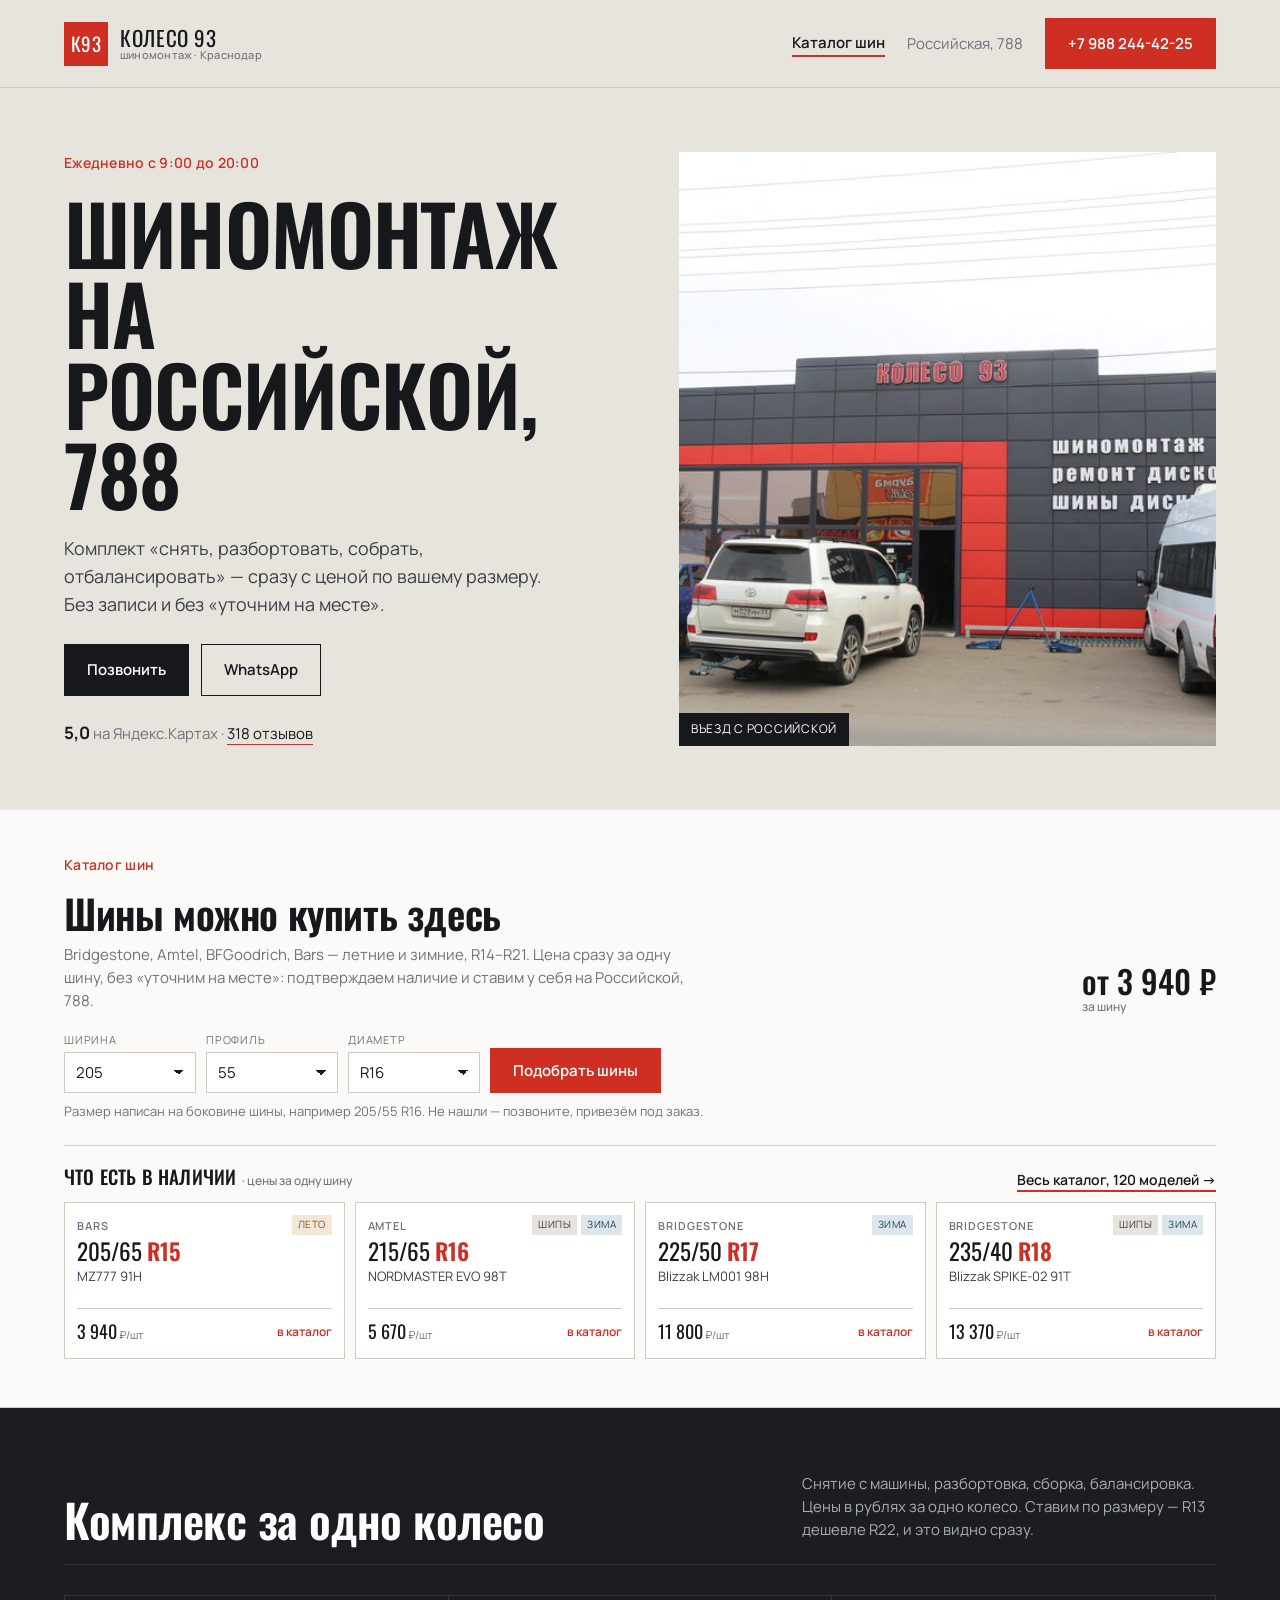
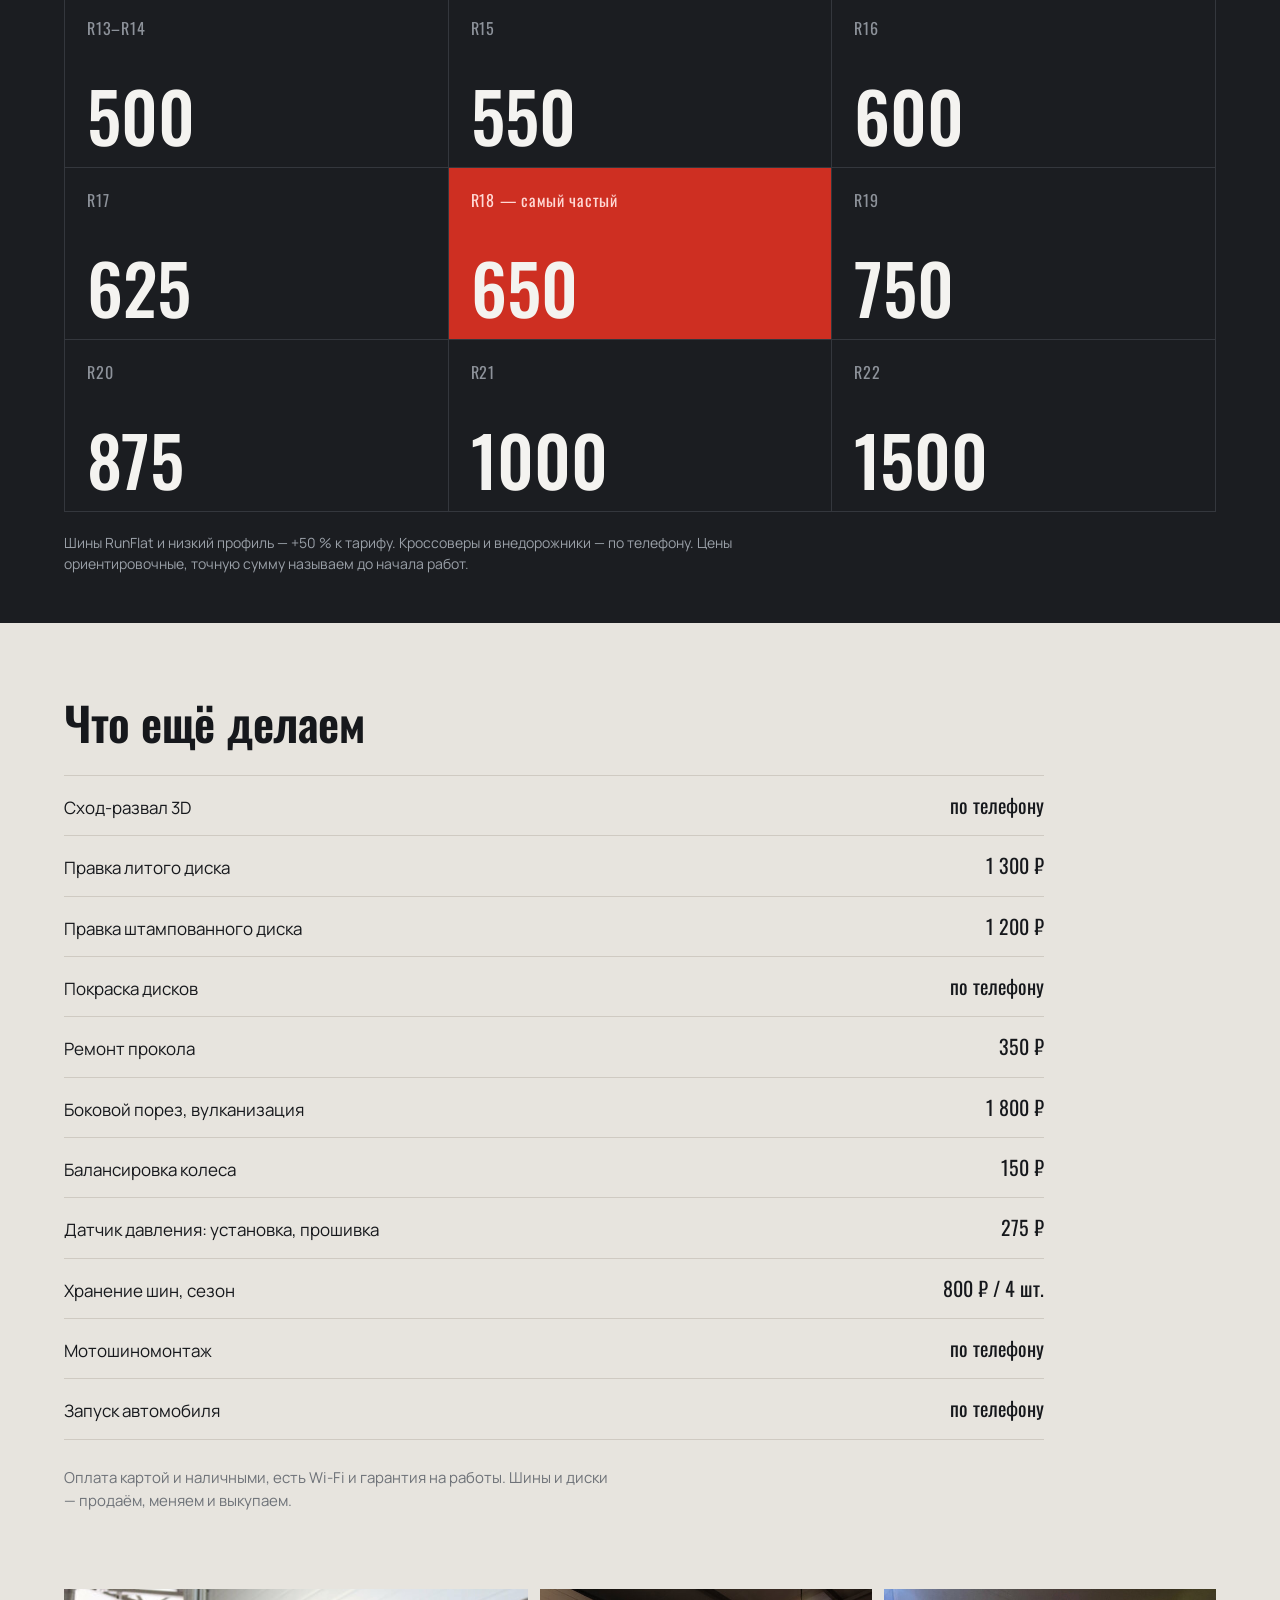
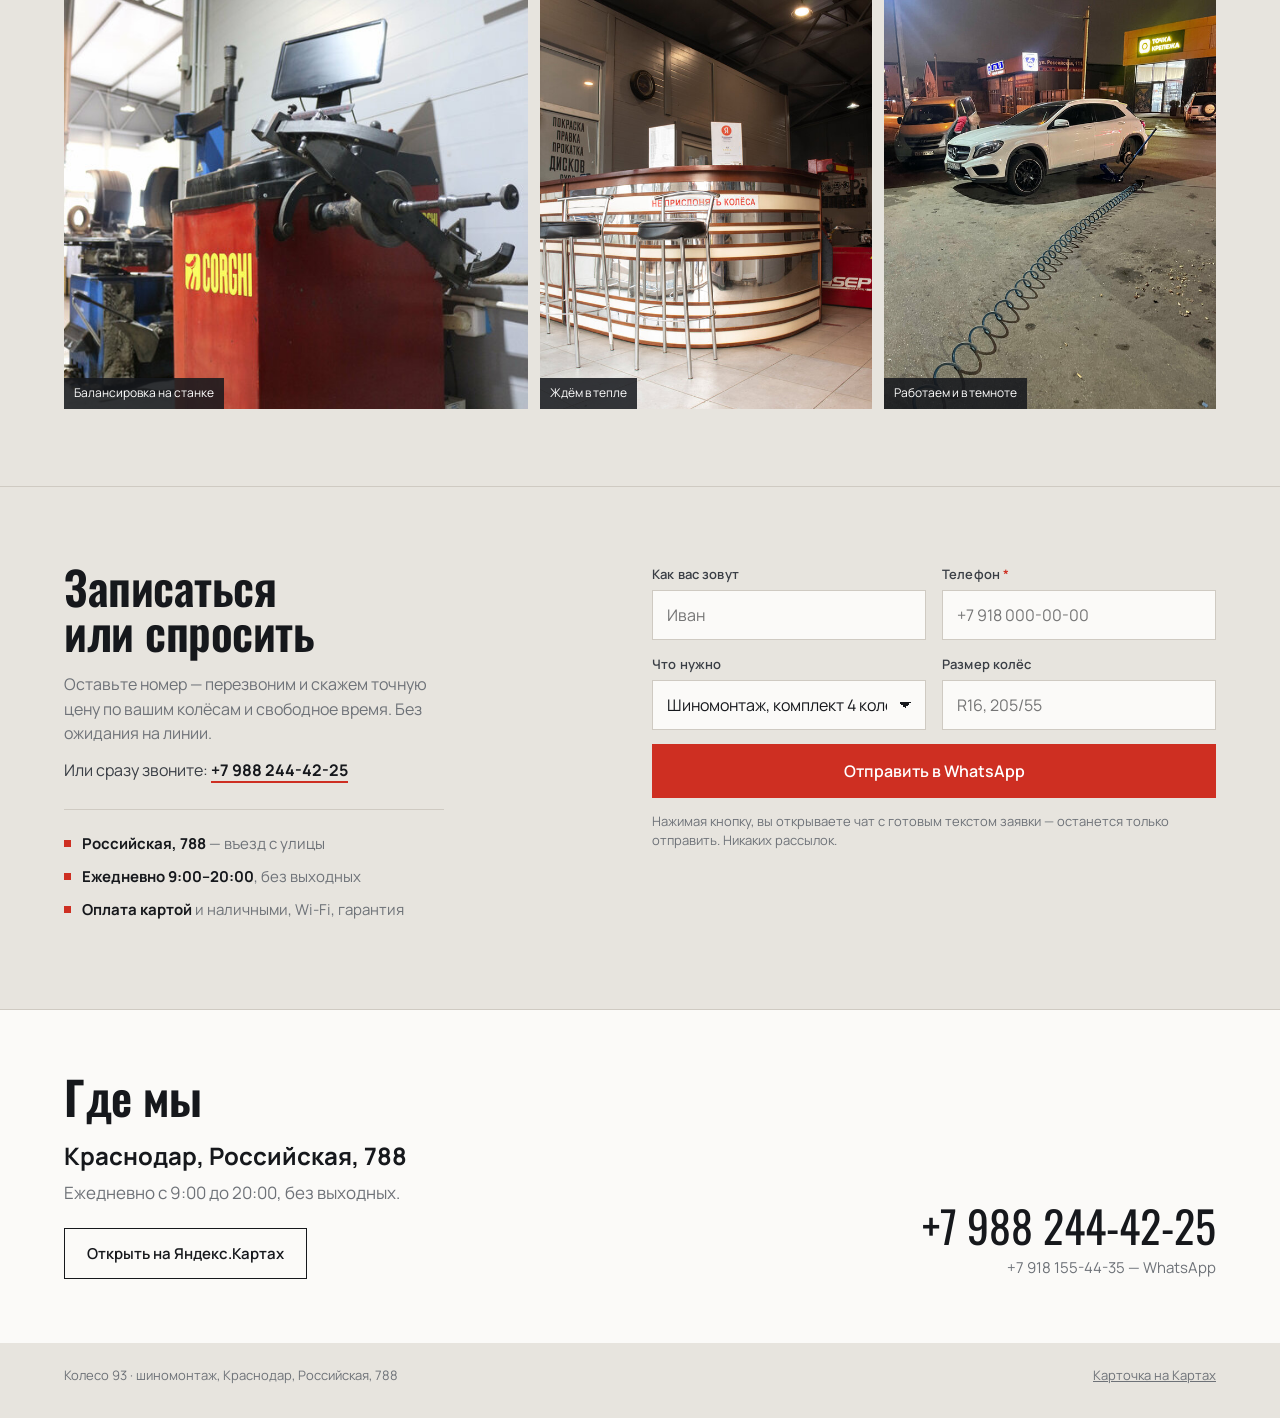
<file: index.html>
﻿<!doctype html>
<html lang="ru">
<head>
<meta charset="utf-8">
<meta name="viewport" content="width=device-width, initial-scale=1">
<title>Колесо 93 — шиномонтаж на Российской, 788, Краснодар</title>
<meta name="description" content="Шиномонтаж «Колесо 93» в Краснодаре: Российская, 788. Цены за колесо по размерам R13–R22, правка дисков, сход-развал 3D, хранение шин. Ежедневно 9:00–20:00.">
<meta name="robots" content="noindex, nofollow">
<link rel="preconnect" href="https://fonts.googleapis.com">
<link rel="preconnect" href="https://fonts.gstatic.com" crossorigin>
<link href="https://fonts.googleapis.com/css2?family=Oswald:wght@400;500;600&family=Manrope:wght@400;500;600;700&display=swap" rel="stylesheet">
<link rel="icon" href="data:image/svg+xml,%3Csvg xmlns='http://www.w3.org/2000/svg' viewBox='0 0 64 64'%3E%3Crect width='64' height='64' fill='%23ce2f22'/%3E%3Ctext x='32' y='44' font-family='Arial Narrow,Arial' font-size='30' font-weight='bold' fill='white' text-anchor='middle'%3E93%3C/text%3E%3C/svg%3E">
<link rel="stylesheet" href="style.css">
<link rel="canonical" href="https://remtech-krd.github.io/koleso93/">
<meta property="og:type" content="website">
<meta property="og:site_name" content="Колесо 93">
<meta property="og:title" content="Колесо 93 — шиномонтаж на Российской, 788">
<meta property="og:description" content="Цены за колесо по размерам R13–R22, правка дисков, сход-развал, хранение шин. Ежедневно 9:00–20:00. Краснодар, Российская, 788.">
<meta property="og:url" content="https://remtech-krd.github.io/koleso93/">
<meta property="og:image" content="https://remtech-krd.github.io/koleso93/img/og-card.jpg">
<meta property="og:locale" content="ru_RU">
<meta name="twitter:card" content="summary_large_image">
<script type="application/ld+json">
{
  "@context": "https://schema.org",
  "@type": "AutoRepair",
  "name": "Колесо 93",
  "description": "Шиномонтаж в Краснодаре: комплексный шиномонтаж R13–R22, правка и покраска дисков, сход-развал 3D, хранение шин.",
  "telephone": "+7 988 244-42-25",
  "address": {
    "@type": "PostalAddress",
    "streetAddress": "Российская улица, 788",
    "addressLocality": "Краснодар",
    "addressCountry": "RU"
  },
  "openingHours": "Mo-Su 09:00-20:00",
  "priceRange": "₽₽",
  "aggregateRating": {
    "@type": "AggregateRating",
    "ratingValue": "5",
    "reviewCount": "318"
  }
}
</script>
</head>
<body>

<header class="top">
  <a class="logo" href="#top">
    <span class="logo-mark">К93</span>
    <span class="logo-text">Колесо 93<small>шиномонтаж · Краснодар</small></span>
  </a>
  <div class="top-right">
    <a class="top-link" href="шины.html">Каталог шин</a>
    <span class="top-addr">Российская, 788</span>
    <a class="btn btn-red" href="tel:+79882444225">+7 988 244-42-25</a>
  </div>
</header>

<main id="top">

  <section class="hero">
    <div class="hero-copy">
      <p class="kicker">Ежедневно с 9:00 до 20:00</p>
      <h1>Шиномонтаж<br>на Российской, 788</h1>
      <p class="lead">Комплект «снять, разбортовать, собрать, отбалансировать»
        — сразу с ценой по вашему размеру. Без записи и без «уточним на месте».</p>
      <div class="hero-actions">
        <a class="btn btn-ink" href="tel:+79882444225">Позвонить</a>
        <a class="btn btn-ghost" href="https://wa.me/79181554435" target="_blank" rel="noopener">WhatsApp</a>
      </div>
      <p class="rating">
        <strong>5,0</strong> на Яндекс.Картах · <a href="https://yandex.ru/maps/org/koleso_93/1061209079/" target="_blank" rel="noopener">318 отзывов</a>
      </p>
    </div>
    <div class="hero-shot">
      <img src="img/foto-01.jpg" alt="Здание шиномонтажа «Колесо 93» на Российской, 788">
      <span class="hero-tag">въезд с Российской</span>
    </div>
  </section>

  <section class="shop" id="shop">
    <div class="shop-head">
      <div>
        <p class="kicker">Каталог шин</p>
        <h2>Шины можно купить здесь</h2>
        <p class="shop-lead">Bridgestone, Amtel, BFGoodrich, Bars — летние и зимние,
          R14–R21. Цена сразу за одну шину, без «уточним на месте»:
          подтверждаем наличие и ставим у себя на Российской, 788.</p>
      </div>
      <span class="shop-price" id="shop-price">от 3 940 ₽<small> за шину</small></span>
    </div>

    <form class="pick" id="pick-form">
      <label class="pick-f"><span>Ширина</span><select id="p-w"></select></label>
      <label class="pick-f"><span>Профиль</span><select id="p-h"></select></label>
      <label class="pick-f"><span>Диаметр</span><select id="p-d"></select></label>
      <button class="btn btn-red pick-send" type="submit">Подобрать шины</button>
    </form>
    <p class="pick-hint">Размер написан на боковине шины, например 205/55 R16.
      Не нашли — позвоните, привезём под заказ.</p>

    <div class="mini-top">
      <span class="mini-title">Что есть в наличии <small>· цены за одну шину</small></span>
      <a class="mini-all" href="шины.html">Весь каталог, <span id="all-count">120</span> моделей →</a>
    </div>
    <div class="mini-grid" id="mini" aria-live="polite"></div>
  </section>

  <section class="price" id="price">
    <div class="price-head">
      <h2>Комплекс за одно колесо</h2>
      <p>Снятие с машины, разбортовка, сборка, балансировка.
        Цены в рублях за одно колесо. Ставим по размеру — R13 дешевле R22,
        и это видно сразу.</p>
    </div>

    <div class="price-grid">
      <div class="cell"><span class="size">R13–R14</span><span class="cost"><span class="sum">500</span></span></div>
      <div class="cell"><span class="size">R15</span><span class="cost"><span class="sum">550</span></span></div>
      <div class="cell"><span class="size">R16</span><span class="cost"><span class="sum">600</span></span></div>
      <div class="cell"><span class="size">R17</span><span class="cost"><span class="sum">625</span></span></div>
      <div class="cell cell-hot"><span class="size">R18 — самый частый</span><span class="cost"><span class="sum">650</span></span></div>
      <div class="cell"><span class="size">R19</span><span class="cost"><span class="sum">750</span></span></div>
      <div class="cell"><span class="size">R20</span><span class="cost"><span class="sum">875</span></span></div>
      <div class="cell"><span class="size">R21</span><span class="cost"><span class="sum">1000</span></span></div>
      <div class="cell"><span class="size">R22</span><span class="cost"><span class="sum">1500</span></span></div>
    </div>

    <p class="price-note">Шины RunFlat и низкий профиль — +50&nbsp;% к тарифу.
      Кроссоверы и внедорожники — по телефону. Цены ориентировочные,
      точную сумму называем до начала работ.</p>
  </section>

  <section class="services" id="services">
    <h2>Что ещё делаем</h2>
    <ul class="svc-list">
      <li><span class="svc-name">Сход-развал 3D</span><span class="svc-price">по телефону</span></li>
      <li><span class="svc-name">Правка литого диска</span><span class="svc-price">1 300 ₽</span></li>
      <li><span class="svc-name">Правка штампованного диска</span><span class="svc-price">1 200 ₽</span></li>
      <li><span class="svc-name">Покраска дисков</span><span class="svc-price">по телефону</span></li>
      <li><span class="svc-name">Ремонт прокола</span><span class="svc-price">350 ₽</span></li>
      <li><span class="svc-name">Боковой порез, вулканизация</span><span class="svc-price">1 800 ₽</span></li>
      <li><span class="svc-name">Балансировка колеса</span><span class="svc-price">150 ₽</span></li>
      <li><span class="svc-name">Датчик давления: установка, прошивка</span><span class="svc-price">275 ₽</span></li>
      <li><span class="svc-name">Хранение шин, сезон</span><span class="svc-price">800 ₽ / 4 шт.</span></li>
      <li><span class="svc-name">Мотошиномонтаж</span><span class="svc-price">по телефону</span></li>
      <li><span class="svc-name">Запуск автомобиля</span><span class="svc-price">по телефону</span></li>
    </ul>
    <p class="svc-note">Оплата картой и наличными, есть Wi-Fi и гарантия на работы.
      Шины и диски — продаём, меняем и выкупаем.</p>
  </section>

  <section class="gallery">
    <div class="gal-grid">
      <figure><img src="img/foto-09.jpg" alt="Балансировочный станок в цеху"><figcaption>Балансировка на станке</figcaption></figure>
      <figure><img src="img/foto-05.jpg" alt="Стойка приёма клиентов"><figcaption>Ждём в тепле</figcaption></figure>
      <figure><img src="img/foto-03.jpg" alt="Работа с колесом ночью"><figcaption>Работаем и в темноте</figcaption></figure>
    </div>
  </section>

  <section class="order" id="order">
    <div class="order-copy">
      <h2>Записаться<br>или спросить</h2>
      <p>Оставьте номер — перезвоним и скажем точную цену
        по вашим колёсам и свободное время. Без ожидания на линии.</p>
      <p class="order-alt">Или сразу звоните:
        <a href="tel:+79882444225">+7 988 244-42-25</a></p>
      <ul class="order-facts">
        <li><b>Российская, 788</b> — въезд с улицы</li>
        <li><b>Ежедневно 9:00–20:00</b>, без выходных</li>
        <li><b>Оплата картой</b> и наличными, Wi-Fi, гарантия</li>
      </ul>
    </div>

    <form class="order-form" id="order-form" novalidate>
      <div class="field">
        <label for="f-name">Как вас зовут</label>
        <input id="f-name" name="name" type="text" autocomplete="name" placeholder="Иван">
      </div>
      <div class="field">
        <label for="f-phone">Телефон <span>*</span></label>
        <input id="f-phone" name="phone" type="tel" autocomplete="tel" inputmode="tel" placeholder="+7 918 000-00-00" required>
      </div>
      <div class="field">
        <label for="f-service">Что нужно</label>
        <select id="f-service" name="service">
          <option>Шиномонтаж, комплект 4 колеса</option>
          <option>Шиномонтаж, одно колесо</option>
          <option>Правка диска</option>
          <option>Сход-развал</option>
          <option>Ремонт прокола или пореза</option>
          <option>Хранение шин</option>
          <option>Другое — расскажу по телефону</option>
        </select>
      </div>
      <div class="field">
        <label for="f-size">Размер колёс</label>
        <input id="f-size" name="size" type="text" placeholder="R16, 205/55" inputmode="text">
      </div>
      <button class="btn btn-red order-send" type="submit">Отправить в WhatsApp</button>
      <p class="order-fine">Нажимая кнопку, вы открываете чат с готовым текстом заявки —
        останется только отправить. Никаких рассылок.</p>
    </form>
  </section>

  <section class="where" id="where">
    <div class="where-info">
      <h2>Где мы</h2>
      <p class="addr">Краснодар, Российская, 788</p>
      <p class="hours">Ежедневно с 9:00 до 20:00, без выходных.</p>
      <a class="btn btn-ghost" href="https://yandex.ru/maps/org/koleso_93/1061209079/" target="_blank" rel="noopener">Открыть на Яндекс.Картах</a>
    </div>
    <div class="where-contact">
      <a class="phone-big" href="tel:+79882444225">+7 988 244-42-25</a>
      <a class="phone-sub" href="tel:+79181554435">+7 918 155-44-35 — WhatsApp</a>
    </div>
  </section>

</main>

<footer class="foot">
  <span>Колесо 93 · шиномонтаж, Краснодар, Российская, 788</span>
  <a href="https://yandex.ru/maps/org/koleso_93/1061209079/" target="_blank" rel="noopener">Карточка на Картах</a>
</footer>

<script>
(function () {
  var form = document.getElementById("order-form");
  if (!form) return;
  var WA = "79181554435";

  form.addEventListener("submit", function (e) {
    e.preventDefault();
    var name = form.elements.name.value.trim();
    var phone = form.elements.phone.value.trim();
    var service = form.elements.service.value;
    var size = form.elements.size.value.trim();

    if (!phone) {
      form.elements.phone.classList.add("err");
      form.elements.phone.focus();
      return;
    }
    form.elements.phone.classList.remove("err");

    var lines = [
      "Заявка с сайта Колесо 93",
      name ? "Имя: " + name : "",
      "Телефон: " + phone,
      "Нужно: " + service,
      size ? "Размер колёс: " + size : ""
    ].filter(Boolean);

    window.open("https://wa.me/" + WA + "?text=" + encodeURIComponent(lines.join("\n")),
                "_blank", "noopener");
  });

  form.elements.phone.addEventListener("input", function () {
    form.elements.phone.classList.remove("err");
  });
})();
</script>

<script>
/* ---------- блок шин на главной: подбор + 4 карточки из каталога ---------- */
(function () {
  "use strict";

  var pickForm = document.getElementById("pick-form");
  var mini = document.getElementById("mini");
  if (!pickForm || !mini) return;

  var DIAS = ["R15", "R16", "R17", "R18"];
  var items = [];

  function esc(s) {
    return String(s).replace(/[&<>"]/g, function (c) {
      return { "&": "&amp;", "<": "&lt;", ">": "&gt;", '"': "&quot;" }[c];
    });
  }

  function money(n) {
    return Number(n).toLocaleString("ru-RU");
  }

  /* "Bridgestone 205/55 R16 Alenza 001 109Y" -> размер, диаметр, модель */

  /* у поставщика зимние Blizzak помечены «Лето» — правим по названию модели */
  function seasonOf(item, model) {
    if (item.spikes) return "Зима";
    if (/blizzak|nordmaster|winter|ice\s*guard/i.test(model)) return "Зима";
    return item.season || "";
  }

  function parse(item) {
    var name = String(item.name || "");
    var rest = name.slice(String(item.brand || "").length).trim();
    var parts = rest.split(/\s+/);
    var size = parts[0] || "";
    var dia = parts[1] || "";
    var model = parts.slice(2).join(" ").replace(/\s*(шипы|шип\.?)\s*$/i, "").trim();
    var wh = size.split("/");

    return {
      brand: item.brand || "",
      w: item.w || wh[0] || "",
      h: item.h || wh[1] || "",
      d: item.d || dia,
      season: seasonOf(item, model),
      spikes: !!item.spikes,
      price: Number(item.price) || 0,
      model: model || size || name,
      size: (item.w || wh[0]) && (item.h || wh[1]) ? (item.w || wh[0]) + "/" + (item.h || wh[1]) : (size || "—")
    };
  }

  function uniqNumeric(values) {
    var out = [];
    values.forEach(function (v) {
      if (v && out.indexOf(v) === -1) out.push(v);
    });
    return out.sort(function (a, b) { return parseFloat(a) - parseFloat(b); });
  }

  function fill(el, values, label, selected) {
    var html = '<option value="">' + label + "</option>";
    values.forEach(function (v) {
      html += '<option value="' + esc(v) + '"' + (v === selected ? " selected" : "") + ">" + esc(v) + "</option>";
    });
    el.innerHTML = html;
  }

  function buildPicker() {
    fill(document.getElementById("p-w"), uniqNumeric(items.map(function (p) { return p.w; })), "все", "205");
    fill(document.getElementById("p-h"), uniqNumeric(items.map(function (p) { return p.h; })), "все", "55");
    fill(document.getElementById("p-d"), uniqNumeric(items.map(function (p) { return p.d; })), "все", "R16");

    pickForm.addEventListener("submit", function (e) {
      e.preventDefault();
      var q = [];
      [["w", "p-w"], ["h", "p-h"], ["d", "p-d"]].forEach(function (pair) {
        var v = document.getElementById(pair[1]).value;
        if (v) q.push(pair[0] + "=" + encodeURIComponent(v));
      });
      location.href = "шины.html" + (q.length ? "?" + q.join("&") : "");
    });
  }

  function cardHTML(p) {
    var tags = "";
    if (p.spikes) tags += '<span class="mbadge">шипы</span>';
    if (p.season) tags += '<span class="mbadge ' + (p.season === "Зима" ? "w" : "s") + '">' + esc(p.season.toLowerCase()) + "</span>";

    var href = "шины.html?d=" + encodeURIComponent(p.d) +
      "&w=" + encodeURIComponent(p.w) +
      "&h=" + encodeURIComponent(p.h) +
      "&brand=" + encodeURIComponent(p.brand);

    return '<a class="mini-card" href="' + esc(href) + '">' +
      '<span class="mini-topline"><span class="mini-brand">' + esc(p.brand) + "</span>" +
        '<span class="mini-tags">' + tags + "</span></span>" +
      '<span class="mini-size">' + esc(p.size) + "<b>" + esc(p.d) + "</b></span>" +
      '<span class="mini-model">' + esc(p.model) + "</span>" +
      '<span class="mini-foot"><span class="mini-price">' + money(p.price) +
        "<small> ₽/шт</small></span><span class=\"mini-go\">в каталог</span></span>" +
    "</a>";
  }

  function renderMini() {
    var cards = [];

    DIAS.forEach(function (dia) {
      var pool = items.filter(function (p) { return p.d === dia; });
      if (!pool.length) return;
      pool.sort(function (a, b) { return a.price - b.price; });
      cards.push(pool[0]);
    });

    if (cards.length < 4) {
      items.slice().sort(function (a, b) { return a.price - b.price; }).forEach(function (p) {
        if (cards.length < 4 && cards.indexOf(p) === -1) cards.push(p);
      });
    }

    mini.innerHTML = cards.map(cardHTML).join("");
  }

  fetch("data/" + encodeURIComponent("товары.json"))
    .then(function (r) {
      if (!r.ok) throw new Error("HTTP " + r.status);
      return r.json();
    })
    .then(function (data) {
      items = data.map(parse);
      buildPicker();
      renderMini();

      document.getElementById("all-count").textContent = items.length;

      var min = items.reduce(function (m, p) {
        return p.price && (!m || p.price < m) ? p.price : m;
      }, 0);
      if (min) {
        document.getElementById("shop-price").innerHTML =
          "от " + money(min) + " ₽<small> за шину</small>";
      }
    })
    .catch(function () {
      mini.innerHTML = '<p class="mini-error">Каталог не загрузился. ' +
        'Позвоните: <a href="tel:+79882444225">+7 988 244-42-25</a></p>';
    });
})();
</script>

</body>
</html>
</file>
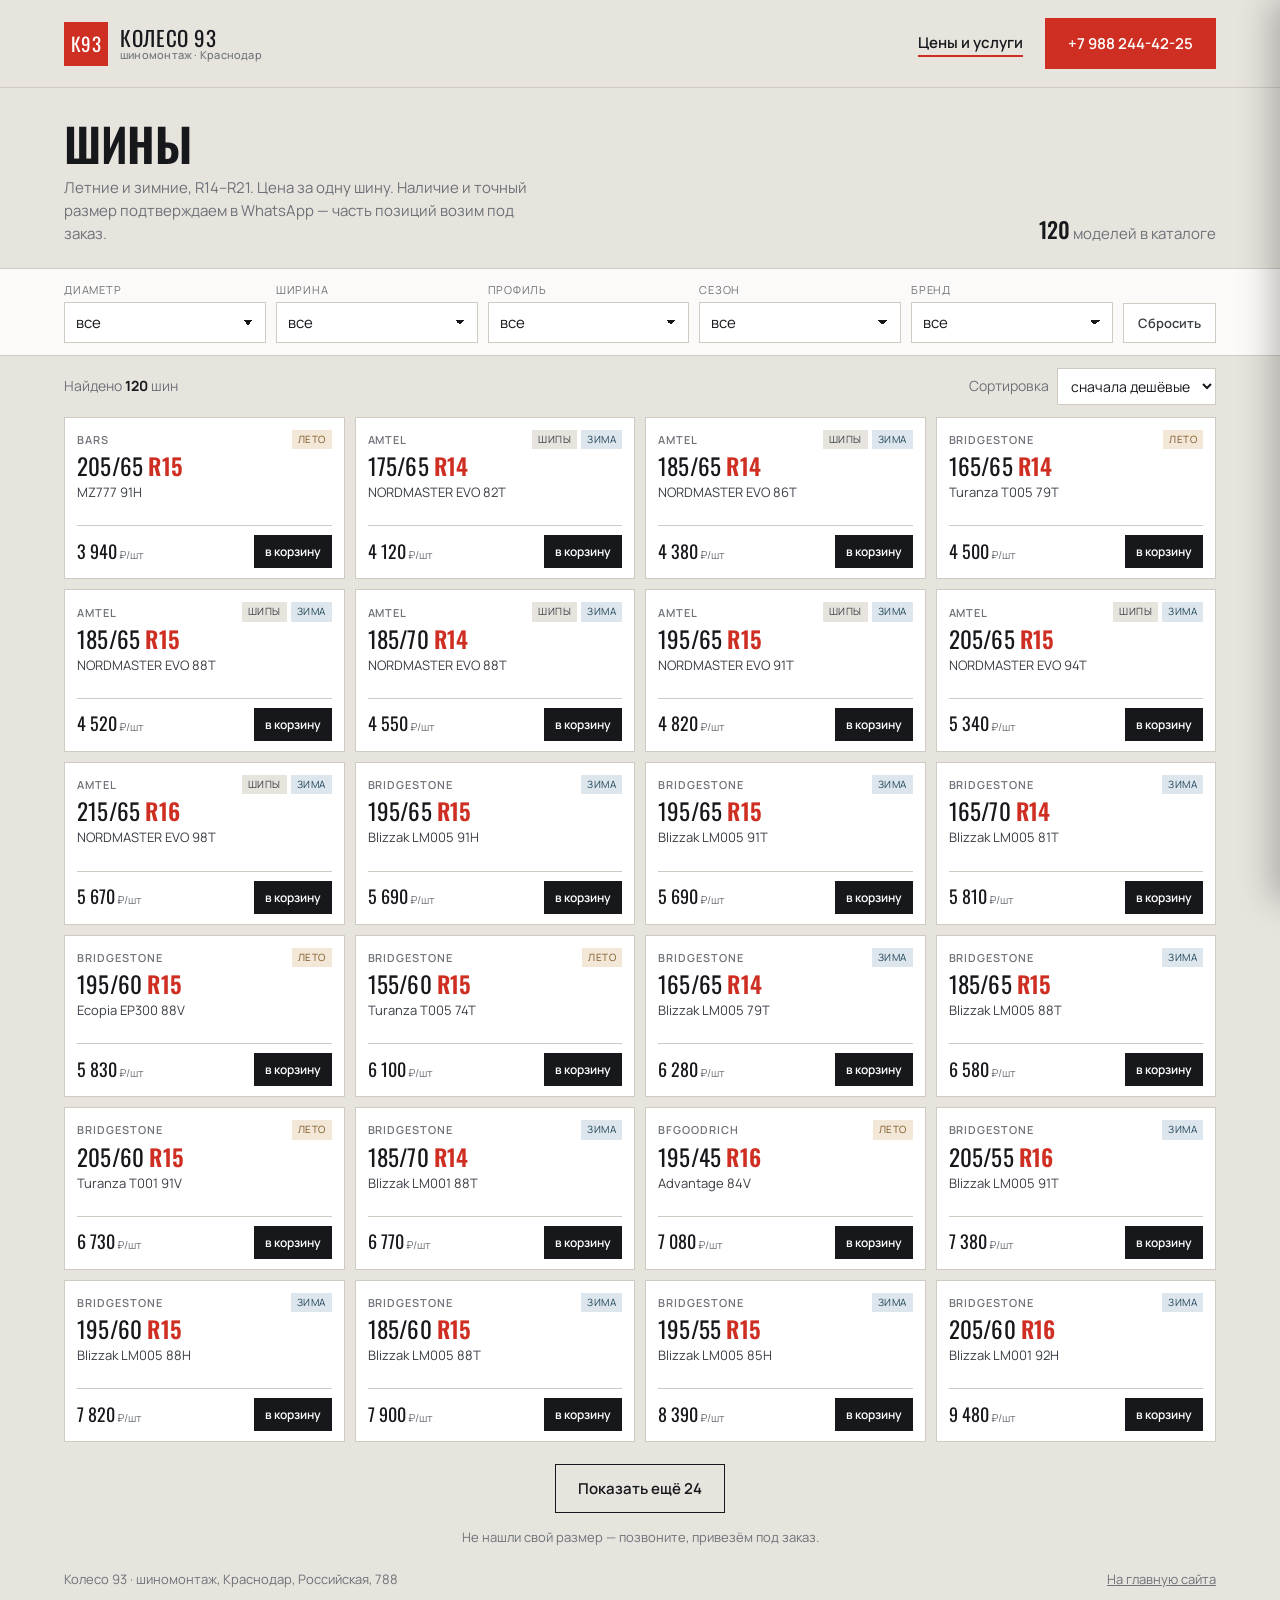
<file: шины.html>
<!doctype html>
<html lang="ru">
<head>
<meta charset="utf-8">
<meta name="viewport" content="width=device-width, initial-scale=1">
<title>Шины в наличии — Колесо 93, Краснодар</title>
<meta name="description" content="Каталог шин шиномонтажа «Колесо 93»: Bridgestone, Amtel, BFGoodrich, Bars. Летние и зимние, R14–R21. Соберите заказ и пришлите его в WhatsApp.">
<meta name="robots" content="noindex, nofollow">
<link rel="preconnect" href="https://fonts.googleapis.com">
<link rel="preconnect" href="https://fonts.gstatic.com" crossorigin>
<link href="https://fonts.googleapis.com/css2?family=Oswald:wght@400;500;600&family=Manrope:wght@400;500;600;700&display=swap" rel="stylesheet">
<link rel="icon" href="data:image/svg+xml,%3Csvg xmlns='http://www.w3.org/2000/svg' viewBox='0 0 64 64'%3E%3Crect width='64' height='64' fill='%23ce2f22'/%3E%3Ctext x='32' y='44' font-family='Arial Narrow,Arial' font-size='30' font-weight='bold' fill='white' text-anchor='middle'%3E93%3C/text%3E%3C/svg%3E">
<link rel="stylesheet" href="style.css">
<link rel="stylesheet" href="catalog.css">
</head>
<body>

<header class="top">
  <a class="logo" href="index.html">
    <span class="logo-mark">К93</span>
    <span class="logo-text">Колесо 93<small>шиномонтаж · Краснодар</small></span>
  </a>
  <div class="top-right">
    <a class="top-link" href="index.html">Цены и услуги</a>
    <a class="btn btn-red" href="tel:+79882444225">+7 988 244-42-25</a>
  </div>
</header>

<main>

  <section class="cat-head">
    <div>
      <h1>Шины</h1>
      <p>Летние и зимние, R14–R21. Цена за одну шину. Наличие и точный размер
        подтверждаем в WhatsApp — часть позиций возим под заказ.</p>
    </div>
    <p class="cat-stat"><b id="cat-count">120</b> моделей в каталоге</p>
  </section>

  <div class="filters">
    <label class="f"><span>Диаметр</span><select id="f-d"></select></label>
    <label class="f"><span>Ширина</span><select id="f-w"></select></label>
    <label class="f"><span>Профиль</span><select id="f-h"></select></label>
    <label class="f"><span>Сезон</span><select id="f-season"></select></label>
    <label class="f"><span>Бренд</span><select id="f-brand"></select></label>
    <button class="f-reset" id="reset" type="button">Сбросить</button>
  </div>

  <div class="cat-bar">
    <span class="cat-found" id="found"></span>
    <div class="cat-tools">
      <button class="f-toggle" id="f-toggle" type="button">Фильтры</button>
      <label class="sort"><span>Сортировка</span>
        <select id="f-sort">
          <option value="price-asc">сначала дешёвые</option>
          <option value="price-desc">сначала дорогие</option>
          <option value="model">по названию</option>
        </select>
      </label>
    </div>
  </div>

  <div class="tgrid" id="grid"></div>

  <div class="cat-more">
    <button class="btn btn-ghost" id="more" type="button" hidden>Показать ещё</button>
    <p class="cat-hint">Не нашли свой размер — позвоните, привезём под заказ.</p>
  </div>

</main>

<button class="cart-fab" id="fab" type="button">
  Корзина <b id="fab-count">0</b> <span id="fab-sum">0 ₽</span>
</button>

<div class="overlay" id="overlay"></div>

<aside class="cart" id="cart" aria-label="Корзина">
  <div class="cart-head">
    <h3>Корзина</h3>
    <button class="btn-close" id="cart-close" type="button">Закрыть</button>
  </div>
  <div class="cart-body" id="cart-body"></div>
  <div class="cart-foot">
    <div class="cart-total">Итого: <span id="cart-total">0 ₽</span></div>
    <div class="cart-actions">
      <button class="btn-clear" id="cart-clear" type="button">Очистить корзину</button>
      <a class="btn-wa" id="cart-wa" href="#">Отправить заказ в WhatsApp</a>
    </div>
  </div>
</aside>

<div class="toast" id="toast"></div>

<footer class="foot">
  <span>Колесо 93 · шиномонтаж, Краснодар, Российская, 788</span>
  <a href="index.html">На главную сайта</a>
</footer>

<script>
(function () {
  "use strict";

  var WA = "79181554435";
  var STORE = "k93_basket";
  var STEP = 24;

  var grid = document.getElementById("grid");
  var found = document.getElementById("found");
  var more = document.getElementById("more");
  var fab = document.getElementById("fab");
  var cart = document.getElementById("cart");
  var overlay = document.getElementById("overlay");
  var cartBody = document.getElementById("cart-body");
  var cartTotal = document.getElementById("cart-total");
  var toast = document.getElementById("toast");
  var filtersBox = document.querySelector(".filters");
  var fToggle = document.getElementById("f-toggle");

  var items = [];
  var basket = [];
  var shown = STEP;
  var state = { d: "", w: "", h: "", season: "", brand: "", sort: "price-asc" };

  function esc(s) {
    return String(s).replace(/[&<>"]/g, function (c) {
      return { "&": "&amp;", "<": "&lt;", ">": "&gt;", '"': "&quot;" }[c];
    });
  }

  function money(n) {
    return Number(n).toLocaleString("ru-RU");
  }

  function plural(n, forms) {
    var a = Math.abs(n) % 100, b = a % 10;
    if (a > 10 && a < 20) return forms[2];
    if (b > 1 && b < 5) return forms[1];
    if (b === 1) return forms[0];
    return forms[2];
  }

  /* "Bridgestone 205/55 R16 Alenza 001 109Y" -> бренд, размер, диаметр, модель */

  /* у поставщика зимние Blizzak помечены «Лето» — правим по названию модели */
  function seasonOf(item, model) {
    if (item.spikes) return "Зима";
    if (/blizzak|nordmaster|winter|ice\s*guard/i.test(model)) return "Зима";
    return item.season || "";
  }

  function parse(item) {
    var name = String(item.name || "");
    var rest = name.slice(String(item.brand || "").length).trim();
    var parts = rest.split(/\s+/);
    var size = parts[0] || "";
    var dia = parts[1] || "";
    var model = parts.slice(2).join(" ");
    var wh = size.split("/");
    var spikes = !!item.spikes;
    var w = item.w || wh[0] || "";
    var h = item.h || wh[1] || "";

    model = model.replace(/\s*(шипы|шип\.?)\s*$/i, "").trim();

    return {
      id: name,
      brand: item.brand || "",
      w: w,
      h: h,
      d: item.d || dia,
      season: seasonOf(item, model),
      spikes: spikes,
      price: Number(item.price) || 0,
      model: model || name,
      size: (w && h) ? w + "/" + h : (size || "—")
    };
  }

  function fillSelect(el, values, label) {
    var html = '<option value="">' + label + "</option>";
    values.forEach(function (v) {
      html += '<option value="' + esc(v) + '">' + esc(v) + "</option>";
    });
    el.innerHTML = html;
  }

  function uniq(values, numeric) {
    var out = [];
    values.forEach(function (v) {
      if (v && out.indexOf(v) === -1) out.push(v);
    });
    out.sort(numeric ? function (a, b) {
      return parseFloat(a) - parseFloat(b);
    } : function (a, b) {
      return a.localeCompare(b, "ru");
    });
    return out;
  }

  function buildFilters() {
    fillSelect(document.getElementById("f-d"), uniq(items.map(function (p) { return p.d; }), true), "все");
    fillSelect(document.getElementById("f-w"), uniq(items.map(function (p) { return p.w; }), true), "все");
    fillSelect(document.getElementById("f-h"), uniq(items.map(function (p) { return p.h; }), true), "все");
    fillSelect(document.getElementById("f-season"), uniq(items.map(function (p) { return p.season; })), "все");
    fillSelect(document.getElementById("f-brand"), uniq(items.map(function (p) { return p.brand; })), "все");

    ["d", "w", "h", "season", "brand"].forEach(function (key) {
      document.getElementById("f-" + key).addEventListener("change", function (e) {
        state[key] = e.target.value;
        shown = STEP;
        updateToggle();
        render();
      });
    });

    document.getElementById("f-sort").addEventListener("change", function (e) {
      state.sort = e.target.value;
      render();
    });

    document.getElementById("reset").addEventListener("click", function () {
      state.d = state.w = state.h = state.season = state.brand = "";
      state.sort = "price-asc";
      document.getElementById("f-d").value = "";
      document.getElementById("f-w").value = "";
      document.getElementById("f-h").value = "";
      document.getElementById("f-season").value = "";
      document.getElementById("f-brand").value = "";
      document.getElementById("f-sort").value = "price-asc";
      shown = STEP;
      updateToggle();
      render();
    });
  }

  /* фильтр по параметрам из ссылки с главной: ?w=205&h=55&d=R16&brand=Bridgestone */
  function applyQuery() {
    var q = new URLSearchParams(location.search);
    ["d", "w", "h", "season", "brand"].forEach(function (key) {
      var v = q.get(key);
      if (!v) return;
      var sel = document.getElementById("f-" + key);
      var exists = Array.prototype.some.call(sel.options, function (o) { return o.value === v; });
      if (!exists) return;
      state[key] = v;
      sel.value = v;
    });
  }

  function pick() {
    return items.filter(function (p) {
      if (state.d && p.d !== state.d) return false;
      if (state.w && p.w !== state.w) return false;
      if (state.h && p.h !== state.h) return false;
      if (state.season && p.season !== state.season) return false;
      if (state.brand && p.brand !== state.brand) return false;
      return true;
    }).sort(function (a, b) {
      if (state.sort === "price-desc") return b.price - a.price;
      if (state.sort === "model") return (a.brand + " " + a.model).localeCompare(b.brand + " " + b.model, "ru");
      return a.price - b.price;
    });
  }

  function cardHTML(p) {
    var inCart = basket.some(function (b) { return b.id === p.id; });
    var tags = "";
    if (p.spikes) tags += '<span class="badge">шипы</span>';
    if (p.season) {
      tags += '<span class="badge ' + (p.season === "Зима" ? "w" : "s") + '">' +
        esc(p.season.toLowerCase()) + "</span>";
    }

    return '<article class="tcard">' +
      '<div class="tcard-top">' +
        '<span class="tcard-brand">' + esc(p.brand) + "</span>" +
        '<span class="tcard-tags">' + tags + "</span>" +
      "</div>" +
      '<div class="tcard-size">' + esc(p.size) + "<b>" + esc(p.d) + "</b></div>" +
      '<div class="tcard-model">' + esc(p.model) + "</div>" +
      '<div class="tcard-foot">' +
        '<span class="tcard-price">' + money(p.price) + "<small> ₽/шт</small></span>" +
        '<button class="tcard-add' + (inCart ? " in" : "") + '" type="button" data-id="' +
          esc(p.id) + '">' + (inCart ? "в корзине" : "в корзину") + "</button>" +
      "</div>" +
    "</article>";
  }

  function render() {
    var list = pick();
    var visible = list.slice(0, shown);

    found.innerHTML = list.length
      ? "Найдено <b>" + list.length + "</b> " + plural(list.length, ["шина", "шины", "шин"])
      : "Ничего не найдено";

    if (!visible.length) {
      grid.innerHTML = '<p class="cat-empty">По этим фильтрам ничего нет. ' +
        "Сбросьте фильтры или позвоните — подберём под заказ.</p>";
      more.hidden = true;
      return;
    }

    grid.innerHTML = visible.map(cardHTML).join("");
    more.hidden = list.length <= shown;
    more.textContent = "Показать ещё " + Math.min(STEP, list.length - shown);
  }

  /* ---------- корзина ---------- */

  function saveBasket() {
    try {
      localStorage.setItem(STORE, JSON.stringify(basket));
    } catch (e) {}
  }

  function loadBasket() {
    try {
      var raw = JSON.parse(localStorage.getItem(STORE) || "[]");
      basket = Array.isArray(raw) ? raw.filter(function (b) {
        return b && items.some(function (p) { return p.id === b.id; }) && b.qty > 0;
      }) : [];
    } catch (e) {
      basket = [];
    }
  }

  function byId(id) {
    for (var i = 0; i < items.length; i++) {
      if (items[i].id === id) return items[i];
    }
    return null;
  }

  function total() {
    return basket.reduce(function (sum, b) {
      var p = byId(b.id);
      return sum + (p ? p.price * b.qty : 0);
    }, 0);
  }

  function count() {
    return basket.reduce(function (n, b) { return n + b.qty; }, 0);
  }

  function addToCart(id) {
    var p = byId(id);
    if (!p) return;
    var row = basket.filter(function (b) { return b.id === id; })[0];
    if (row) row.qty += 1;
    else basket.push({ id: id, qty: 1 });
    saveBasket();
    render();
    renderCart();
    showToast(p.brand + " " + p.size + " — в корзине");
  }

  function setQty(id, delta) {
    basket.forEach(function (b) {
      if (b.id !== id) return;
      b.qty += delta;
    });
    basket = basket.filter(function (b) { return b.qty > 0; });
    saveBasket();
    render();
    renderCart();
  }

  function dropItem(id) {
    basket = basket.filter(function (b) { return b.id !== id; });
    saveBasket();
    render();
    renderCart();
  }

  function renderCart() {
    var sum = total();

    fab.classList.toggle("show", basket.length > 0);
    document.getElementById("fab-count").textContent = count();
    document.getElementById("fab-sum").textContent = money(sum) + " ₽";

    if (!basket.length) {
      cartBody.innerHTML = '<p class="cart-empty"><b>Корзина пуста</b><br>' +
        "Добавьте шины, чтобы собрать заказ</p>";
      cartTotal.textContent = "0 ₽";
      return;
    }

    cartBody.innerHTML = basket.map(function (b) {
      var p = byId(b.id);
      return '<div class="cart-item">' +
        '<div class="cart-item-info">' +
          '<div class="cart-item-name">' + esc(p.brand) + " " + esc(p.model) + "</div>" +
          '<span class="cart-item-size">' + esc(p.size) + " " + esc(p.d) + " · " + esc(p.season.toLowerCase()) + "</span>" +
          '<div class="cart-item-price">' + money(p.price) + " ₽</div>" +
        "</div>" +
        '<div class="cart-item-side">' +
          '<div class="qty">' +
            '<button type="button" data-id="' + esc(b.id) + '" data-delta="-1" aria-label="Меньше">−</button>' +
            "<span>" + b.qty + "</span>" +
            '<button type="button" data-id="' + esc(b.id) + '" data-delta="1" aria-label="Больше">+</button>' +
          "</div>" +
          '<button class="cart-item-remove" type="button" data-drop="' + esc(b.id) + '">удалить</button>' +
        "</div>" +
      "</div>";
    }).join("");

    cartTotal.textContent = money(sum) + " ₽";
  }

  function openCart() {
    renderCart();
    cart.classList.add("open");
    overlay.classList.add("show");
  }

  function closeCart() {
    cart.classList.remove("open");
    overlay.classList.remove("show");
  }

  function showToast(text) {
    toast.textContent = text;
    toast.classList.add("show");
    clearTimeout(showToast.timer);
    showToast.timer = setTimeout(function () {
      toast.classList.remove("show");
    }, 2200);
  }

  grid.addEventListener("click", function (e) {
    var btn = e.target.closest(".tcard-add");
    if (btn) addToCart(btn.dataset.id);
  });

  more.addEventListener("click", function () {
    shown += STEP;
    render();
  });

  cartBody.addEventListener("click", function (e) {
    var qtyBtn = e.target.closest("[data-delta]");
    if (qtyBtn) {
      setQty(qtyBtn.dataset.id, Number(qtyBtn.dataset.delta));
      return;
    }
    var del = e.target.closest("[data-drop]");
    if (del) dropItem(del.dataset.drop);
  });

  fab.addEventListener("click", openCart);
  document.getElementById("cart-close").addEventListener("click", closeCart);
  overlay.addEventListener("click", closeCart);

  fToggle.addEventListener("click", function () {
    filtersBox.classList.toggle("open");
  });

  function updateToggle() {
    var n = [state.d, state.w, state.h, state.season, state.brand].filter(Boolean).length;
    fToggle.textContent = n ? "Фильтры · " + n : "Фильтры";
    fToggle.classList.toggle("active", n > 0);
  }

  document.getElementById("cart-clear").addEventListener("click", function () {
    basket = [];
    saveBasket();
    render();
    renderCart();
  });

  document.getElementById("cart-wa").addEventListener("click", function (e) {
    e.preventDefault();
    if (!basket.length) return;

    var lines = ["Заказ шин с сайта Колесо 93", ""];
    basket.forEach(function (b) {
      var p = byId(b.id);
      lines.push("• " + p.brand + " " + p.size + " " + p.d + " " + p.model +
        " — " + b.qty + " шт × " + money(p.price) + " ₽");
    });
    lines.push("", "Итого: " + money(total()) + " ₽");
    lines.push("", "Краснодар, Российская, 788 · +7 988 244-42-25");

    window.open("https://wa.me/" + WA + "?text=" + encodeURIComponent(lines.join("\n")),
      "_blank", "noopener");
    closeCart();
  });

  document.addEventListener("keydown", function (e) {
    if (e.key === "Escape") closeCart();
  });

  /* ---------- старт ---------- */

  fetch("data/" + encodeURIComponent("товары.json"))
    .then(function (r) {
      if (!r.ok) throw new Error("HTTP " + r.status);
      return r.json();
    })
    .then(function (data) {
      items = data.map(parse);
      buildFilters();
      loadBasket();
      applyQuery();
      document.getElementById("cat-count").textContent = items.length;
      updateToggle();
      render();
      renderCart();
    })
    .catch(function () {
      found.textContent = "Каталог не загрузился";
      grid.innerHTML = '<p class="cat-empty">Не получилось загрузить список шин. ' +
        "Обновите страницу или позвоните: <a href=\"tel:+79882444225\">+7 988 244-42-25</a></p>";
    });
})();
</script>
</body>
</html>
</file>
<file: style.css>
:root {
  --beton: #e7e4de;
  --paper: #fbfaf8;
  --ink: #16181c;
  --ink-soft: #3a3e45;
  --steel: #6e7278;
  --line: #cfcac2;
  --red: #ce2f22;
  --panel: #1b1d21;
  --panel-line: #34373d;
}

* { box-sizing: border-box; }

html { scroll-behavior: smooth; }

body {
  margin: 0;
  background: var(--beton);
  color: var(--ink);
  font-family: "Manrope", "Segoe UI", system-ui, sans-serif;
  font-size: 17px;
  line-height: 1.55;
  -webkit-font-smoothing: antialiased;
}

img { display: block; max-width: 100%; }

a { color: inherit; }

h1, h2 {
  font-family: "Oswald", "Arial Narrow", sans-serif;
  font-weight: 600;
  letter-spacing: -0.01em;
  line-height: 0.98;
  margin: 0;
}

h2 { font-size: clamp(28px, 4vw, 46px); }

/* ---------- шапка ---------- */

.top {
  display: flex;
  align-items: center;
  justify-content: space-between;
  gap: 24px;
  padding: 18px clamp(18px, 5vw, 64px);
  border-bottom: 1px solid var(--line);
}

.logo {
  display: flex;
  align-items: center;
  gap: 12px;
  text-decoration: none;
}

.logo-mark {
  display: grid;
  place-items: center;
  width: 44px;
  height: 44px;
  background: var(--red);
  color: #fff;
  font-family: "Oswald", sans-serif;
  font-size: 19px;
  letter-spacing: 0.02em;
}

.logo-text {
  font-family: "Oswald", sans-serif;
  font-size: 21px;
  line-height: 1.1;
  text-transform: uppercase;
  letter-spacing: 0.03em;
}

.logo-text small {
  display: block;
  font-family: "Manrope", sans-serif;
  font-size: 11px;
  text-transform: none;
  letter-spacing: 0.02em;
  color: var(--steel);
  font-weight: 500;
}

.top-right { display: flex; align-items: center; gap: 22px; }

.top-link {
  font-size: 15px;
  font-weight: 600;
  text-decoration: none;
  border-bottom: 2px solid var(--red);
  padding-bottom: 1px;
}

.top-link:hover { color: var(--red); }

.top-addr { color: var(--steel); font-size: 15px; }

/* ---------- кнопки ---------- */

.btn {
  display: inline-block;
  padding: 13px 22px;
  font-family: "Manrope", sans-serif;
  font-size: 15px;
  font-weight: 600;
  text-decoration: none;
  border: 1px solid transparent;
  transition: background 0.15s, color 0.15s, border-color 0.15s;
}

.btn-ink { background: var(--ink); color: #fff; }
.btn-ink:hover { background: var(--red); }

.btn-red { background: var(--red); color: #fff; }
.btn-red:hover { background: #a8231a; }

.btn-ghost { border-color: var(--ink); color: var(--ink); }
.btn-ghost:hover { background: var(--ink); color: #fff; }

/* ---------- hero ---------- */

.hero {
  display: grid;
  grid-template-columns: 1.05fr 1fr;
  gap: clamp(24px, 4vw, 56px);
  align-items: stretch;
  padding: clamp(28px, 5vw, 64px) clamp(18px, 5vw, 64px) clamp(32px, 5vw, 64px);
}

.hero-copy { max-width: 620px; }

.kicker {
  margin: 0 0 18px;
  font-size: 14px;
  font-weight: 600;
  color: var(--red);
  letter-spacing: 0.02em;
}

.hero h1 {
  font-size: clamp(40px, 6.4vw, 84px);
  text-transform: uppercase;
}

.lead {
  margin: 22px 0 26px;
  font-size: clamp(16px, 1.4vw, 19px);
  color: var(--ink-soft);
  max-width: 46ch;
}

.hero-actions { display: flex; flex-wrap: wrap; gap: 12px; }

.rating {
  margin: 24px 0 0;
  font-size: 15px;
  color: var(--steel);
}

.rating strong { color: var(--ink); font-size: 17px; }

.rating a { color: var(--ink); text-decoration: none; border-bottom: 1px solid var(--red); }

.hero-shot { position: relative; }

.hero-shot img {
  width: 100%;
  height: 100%;
  min-height: 340px;
  object-fit: cover;
}

.hero-tag {
  position: absolute;
  left: 0;
  bottom: 0;
  background: var(--ink);
  color: #fff;
  font-size: 12px;
  letter-spacing: 0.06em;
  text-transform: uppercase;
  padding: 7px 12px;
}

/* ---------- прайс ---------- */

.price {
  background: var(--panel);
  color: #f4f3f0;
  padding: clamp(32px, 5vw, 64px) clamp(18px, 5vw, 64px) clamp(28px, 4vw, 48px);
}

.price-head {
  display: flex;
  flex-wrap: wrap;
  align-items: flex-end;
  justify-content: space-between;
  gap: 18px 40px;
  margin-bottom: 30px;
  padding-bottom: 22px;
  border-bottom: 1px solid var(--panel-line);
}

.price-head h2 { color: #fff; }

.price-head p {
  margin: 0;
  max-width: 46ch;
  font-size: 15px;
  color: #a9adb4;
}

.price-grid {
  display: grid;
  grid-template-columns: repeat(3, 1fr);
  border-left: 1px solid var(--panel-line);
  border-top: 1px solid var(--panel-line);
}

.cell {
  display: flex;
  flex-direction: column;
  justify-content: space-between;
  gap: 18px;
  min-height: 172px;
  padding: 20px 22px;
  border-right: 1px solid var(--panel-line);
  border-bottom: 1px solid var(--panel-line);
}

.cell .size {
  font-family: "Oswald", sans-serif;
  font-size: 16px;
  letter-spacing: 0.05em;
  color: #8d929a;
}

.cost { display: flex; align-items: baseline; gap: 8px; }

.cell .sum {
  font-family: "Oswald", sans-serif;
  font-size: clamp(46px, 5.4vw, 76px);
  font-weight: 500;
  line-height: 0.9;
}

.cell-hot { background: var(--red); }
.cell-hot .size { color: #ffd9d5; }

.price-note {
  margin: 20px 0 0;
  font-size: 14px;
  color: #9aa0a8;
  max-width: 78ch;
}

/* ---------- блок каталога на главной ---------- */

.shop {
  padding: clamp(26px, 3.6vw, 44px) clamp(18px, 5vw, 64px) clamp(30px, 4vw, 48px);
  background: var(--paper);
  border-bottom: 1px solid var(--line);
}

.shop-head {
  display: flex;
  flex-wrap: wrap;
  align-items: flex-end;
  justify-content: space-between;
  gap: 10px 32px;
}

.shop-head > div { max-width: 62ch; }

.shop-head h2 {
  font-size: clamp(26px, 3.4vw, 40px);
  margin-bottom: 10px;
}

.shop-lead {
  margin: 0;
  font-size: 15px;
  color: var(--steel);
}

.shop-price {
  font-family: "Oswald", sans-serif;
  font-size: clamp(24px, 2.8vw, 32px);
  font-weight: 500;
  white-space: nowrap;
  line-height: 1;
}

.shop-price small {
  display: block;
  font-family: "Manrope", sans-serif;
  font-size: 12px;
  font-weight: 500;
  color: var(--steel);
  margin-top: 4px;
}

/* подбор по размеру */

.pick {
  display: grid;
  grid-template-columns: repeat(3, minmax(0, 132px)) max-content;
  align-items: end;
  gap: 10px;
  margin: 18px 0 0;
}

.pick-f {
  display: flex;
  flex-direction: column;
  gap: 4px;
  min-width: 0;
}

.pick-f > span {
  font-size: 11px;
  letter-spacing: 0.07em;
  text-transform: uppercase;
  color: var(--steel);
}

.pick-f select {
  font-family: "Manrope", sans-serif;
  font-size: 15px;
  color: var(--ink);
  background-color: #fff;
  border: 1px solid var(--line);
  border-radius: 0;
  padding: 9px 28px 9px 11px;
  width: 100%;
  appearance: none;
  background-image:
    linear-gradient(45deg, transparent 50%, var(--ink) 50%),
    linear-gradient(135deg, var(--ink) 50%, transparent 50%);
  background-position: calc(100% - 16px) 50%, calc(100% - 11px) 50%;
  background-size: 5px 5px, 5px 5px;
  background-repeat: no-repeat;
}

.pick-f select:focus {
  outline: 2px solid var(--red);
  outline-offset: -2px;
  border-color: var(--red);
}

.pick-send {
  cursor: pointer;
  font-family: "Manrope", sans-serif;
  padding: 11px 22px;
  white-space: nowrap;
}

.pick-hint {
  margin: 8px 0 0;
  font-size: 13px;
  color: var(--steel);
}

/* карточки */

.mini-top {
  display: flex;
  flex-wrap: wrap;
  align-items: baseline;
  justify-content: space-between;
  gap: 6px 18px;
  margin: 24px 0 10px;
  padding-top: 16px;
  border-top: 1px solid var(--line);
}

.mini-title {
  font-family: "Oswald", sans-serif;
  font-size: 19px;
  font-weight: 500;
  text-transform: uppercase;
  letter-spacing: 0.01em;
}

.mini-title small {
  font-family: "Manrope", sans-serif;
  font-size: 12px;
  font-weight: 500;
  color: var(--steel);
  text-transform: none;
  letter-spacing: 0;
}

.mini-all {
  font-size: 14px;
  font-weight: 600;
  text-decoration: none;
  border-bottom: 2px solid var(--red);
}

.mini-all:hover { color: var(--red); }

.mini-grid {
  display: grid;
  grid-template-columns: repeat(4, minmax(0, 1fr));
  gap: 10px;
}

.mini-card {
  display: flex;
  flex-direction: column;
  gap: 5px;
  background: #fff;
  border: 1px solid var(--line);
  padding: 12px;
  text-decoration: none;
  color: inherit;
  transition: border-color 0.15s, box-shadow 0.15s;
}

.mini-card:hover {
  border-color: var(--red);
  box-shadow: 0 6px 18px rgba(22, 24, 28, 0.07);
}

.mini-topline {
  display: flex;
  align-items: center;
  justify-content: space-between;
  gap: 8px;
}

.mini-brand {
  font-size: 11px;
  font-weight: 600;
  letter-spacing: 0.09em;
  text-transform: uppercase;
  color: var(--steel);
}

.mini-tags { display: flex; gap: 4px; }

.mbadge {
  font-size: 10px;
  letter-spacing: 0.05em;
  text-transform: uppercase;
  padding: 2px 6px;
  background: var(--beton);
  color: var(--ink-soft);
  white-space: nowrap;
}

.mbadge.w { background: #dde6ec; color: #23485c; }
.mbadge.s { background: #f3e8d7; color: #7a5322; }

.mini-size {
  font-family: "Oswald", sans-serif;
  font-size: 23px;
  line-height: 1;
  white-space: nowrap;
}

.mini-size b {
  color: var(--red);
  font-weight: 600;
  margin-left: 5px;
}

.mini-model {
  font-size: 13px;
  line-height: 1.35;
  color: var(--ink-soft);
  min-height: 2.7em;
}

.mini-foot {
  display: flex;
  align-items: center;
  justify-content: space-between;
  gap: 8px;
  margin-top: auto;
  padding-top: 9px;
  border-top: 1px solid var(--line);
}

.mini-price {
  font-family: "Oswald", sans-serif;
  font-size: 18px;
  white-space: nowrap;
}

.mini-price small {
  font-family: "Manrope", sans-serif;
  font-size: 11px;
  font-weight: 400;
  color: var(--steel);
}

.mini-go {
  font-size: 12px;
  font-weight: 600;
  color: var(--red);
  white-space: nowrap;
}

.mini-error {
  grid-column: 1 / -1;
  margin: 0;
  padding: 18px 0;
  font-size: 14px;
  color: var(--steel);
}

/* ---------- услуги ---------- */

.services { padding: clamp(40px, 6vw, 80px) clamp(18px, 5vw, 64px); }

.services h2 { margin-bottom: 30px; }

.svc-list {
  list-style: none;
  margin: 0;
  padding: 0;
  max-width: 980px;
  border-top: 1px solid var(--line);
}

.svc-list li {
  display: flex;
  align-items: baseline;
  gap: 16px;
  padding: 14px 0;
  border-bottom: 1px solid var(--line);
}

.svc-name { flex: 1; }

.svc-price {
  font-family: "Oswald", sans-serif;
  font-size: 20px;
  white-space: nowrap;
}

.svc-note {
  max-width: 62ch;
  margin: 26px 0 0;
  color: var(--steel);
  font-size: 15px;
}

/* ---------- галерея ---------- */

.gallery { padding: 0 clamp(18px, 5vw, 64px) clamp(40px, 6vw, 80px); }

.gal-grid {
  display: grid;
  grid-template-columns: 1.4fr 1fr 1fr;
  gap: 12px;
}

.gal-grid figure { margin: 0; position: relative; }

.gal-grid img {
  width: 100%;
  height: 100%;
  min-height: 240px;
  max-height: 420px;
  object-fit: cover;
}

.gal-grid figcaption {
  position: absolute;
  left: 0;
  bottom: 0;
  padding: 6px 10px;
  background: rgba(22, 24, 28, 0.86);
  color: #fff;
  font-size: 12px;
}

/* ---------- заявка ---------- */

.order {
  display: grid;
  grid-template-columns: 1fr 1.05fr;
  gap: clamp(24px, 4vw, 56px);
  padding: clamp(40px, 6vw, 80px) clamp(18px, 5vw, 64px);
  border-top: 1px solid var(--line);
}

.order-copy h2 { margin-bottom: 18px; }

.order-copy p {
  margin: 0 0 12px;
  max-width: 40ch;
  color: var(--steel);
  font-size: 16px;
}

.order-alt { color: var(--ink-soft) !important; }

.order-alt a {
  color: var(--ink);
  text-decoration: none;
  border-bottom: 2px solid var(--red);
  font-weight: 700;
}

.order-facts {
  list-style: none;
  margin: 26px 0 0;
  padding: 22px 0 0;
  border-top: 1px solid var(--line);
  max-width: 38ch;
}

.order-facts li {
  position: relative;
  padding-left: 18px;
  margin-bottom: 10px;
  font-size: 15px;
  color: var(--steel);
}

.order-facts li::before {
  content: "";
  position: absolute;
  left: 0;
  top: 8px;
  width: 7px;
  height: 7px;
  background: var(--red);
}

.order-facts b { color: var(--ink); font-weight: 700; }

.order-form {
  display: grid;
  grid-template-columns: 1fr 1fr;
  gap: 14px 16px;
  align-content: start;
}

.field { display: flex; flex-direction: column; gap: 6px; }

.field label {
  font-size: 13px;
  font-weight: 600;
  color: var(--ink-soft);
  letter-spacing: 0.01em;
}

.field label span { color: var(--red); }

.field input,
.field select {
  font-family: "Manrope", sans-serif;
  font-size: 16px;
  color: var(--ink);
  background: var(--paper);
  border: 1px solid var(--line);
  border-radius: 0;
  padding: 13px 14px;
  width: 100%;
  appearance: none;
}

.field select {
  background-image: linear-gradient(45deg, transparent 50%, var(--ink) 50%),
                    linear-gradient(135deg, var(--ink) 50%, transparent 50%);
  background-position: calc(100% - 20px) 50%, calc(100% - 14px) 50%;
  background-size: 6px 6px, 6px 6px;
  background-repeat: no-repeat;
  padding-right: 38px;
}

.field input:focus,
.field select:focus {
  outline: 2px solid var(--red);
  outline-offset: -2px;
  border-color: var(--red);
}

.field input.err { border-color: var(--red); background: #fdf1f0; }

.order-send {
  grid-column: 1 / -1;
  border: 0;
  cursor: pointer;
  font-size: 16px;
  padding: 16px 22px;
}

.order-fine {
  grid-column: 1 / -1;
  margin: 0;
  font-size: 13px;
  line-height: 1.45;
  color: var(--steel);
}

/* ---------- адрес ---------- */

.where {
  display: flex;
  flex-wrap: wrap;
  justify-content: space-between;
  align-items: flex-end;
  gap: 32px;
  background: var(--paper);
  border-top: 1px solid var(--line);
  padding: clamp(32px, 5vw, 64px) clamp(18px, 5vw, 64px);
}

.where h2 { margin-bottom: 18px; }

.addr {
  margin: 0;
  font-size: clamp(18px, 2vw, 24px);
  font-weight: 700;
}

.hours { margin: 6px 0 22px; color: var(--steel); }

.where-contact { text-align: right; }

.phone-big {
  display: block;
  font-family: "Oswald", sans-serif;
  font-size: clamp(28px, 3.6vw, 44px);
  text-decoration: none;
  line-height: 1.1;
}

.phone-big:hover { color: var(--red); }

.phone-sub {
  display: block;
  margin-top: 6px;
  font-size: 15px;
  color: var(--steel);
  text-decoration: none;
}

.phone-sub:hover { color: var(--red); }

/* ---------- подвал ---------- */

.foot {
  display: flex;
  flex-wrap: wrap;
  justify-content: space-between;
  gap: 12px;
  padding: 22px clamp(18px, 5vw, 64px) 32px;
  font-size: 13px;
  color: var(--steel);
}

.foot a { color: var(--steel); }

/* ---------- адаптив ---------- */

@media (max-width: 1080px) {
  .price-grid { grid-template-columns: repeat(3, 1fr); }
  .cell { min-height: 140px; padding: 16px 18px; }
}

@media (max-width: 860px) {
  .hero { grid-template-columns: 1fr; }
  .hero-shot { min-height: 260px; }
  .gal-grid { grid-template-columns: 1fr 1fr; }
  .gal-grid figure:first-child { grid-column: 1 / -1; }
  .where-contact { text-align: left; }
  .top-addr { display: none; }
  .order { grid-template-columns: 1fr; }
  .pick { grid-template-columns: repeat(3, minmax(0, 1fr)); }
  .pick-send { grid-column: 1 / -1; }
  .mini-grid { grid-template-columns: 1fr 1fr; }
}

@media (max-width: 560px) {
  body { font-size: 16px; }
  .price-grid { grid-template-columns: 1fr 1fr; }
  .gal-grid { grid-template-columns: 1fr; }
  .top { flex-wrap: wrap; }
  .top-right { width: 100%; flex-wrap: wrap; gap: 12px; }
  .top-right .btn { width: 100%; text-align: center; }
  .order-form { grid-template-columns: 1fr; }

  .shop { padding-left: 16px; padding-right: 16px; }
  .shop-price { margin-top: 2px; }
  .pick { gap: 8px; }
  .pick-f select { padding: 8px 24px 8px 9px; font-size: 14px; }
  .mini-top { margin-top: 20px; }
  .mini-grid { gap: 8px; }
  .mini-card { padding: 10px; }
  .mini-size { font-size: 20px; }
  .mini-model { font-size: 12px; min-height: 0; }
  .mini-price { font-size: 16px; }
}

@media (prefers-reduced-motion: reduce) {
  html { scroll-behavior: auto; }
  * { transition: none !important; }
}
</file>
<file: catalog.css>
/* ---------- каталог шин (шины.html) ---------- */

.cat-head {
  display: flex;
  flex-wrap: wrap;
  align-items: flex-end;
  justify-content: space-between;
  gap: 10px 28px;
  padding: clamp(22px, 3vw, 34px) clamp(18px, 5vw, 64px) clamp(16px, 2vw, 22px);
}

.cat-head h1 {
  font-family: "Oswald", "Arial Narrow", sans-serif;
  font-size: clamp(30px, 4.4vw, 46px);
  font-weight: 600;
  line-height: 0.95;
  letter-spacing: -0.01em;
  text-transform: uppercase;
  margin: 0 0 10px;
}

.cat-head p {
  margin: 0;
  max-width: 54ch;
  font-size: 15px;
  color: var(--steel);
}

.cat-stat {
  font-size: 14px;
  color: var(--steel);
  white-space: nowrap;
}

.cat-stat b {
  font-family: "Oswald", sans-serif;
  font-size: 22px;
  font-weight: 500;
  color: var(--ink);
}

/* ---------- фильтры ---------- */

.filters {
  position: sticky;
  top: 0;
  z-index: 40;
  display: grid;
  grid-template-columns: repeat(5, minmax(0, 1fr)) auto;
  gap: 10px;
  padding: 12px clamp(18px, 5vw, 64px);
  background: var(--paper);
  border-top: 1px solid var(--line);
  border-bottom: 1px solid var(--line);
}

.f {
  display: flex;
  flex-direction: column;
  gap: 4px;
  min-width: 0;
}

.f > span {
  font-size: 11px;
  letter-spacing: 0.07em;
  text-transform: uppercase;
  color: var(--steel);
}

.f select {
  font-family: "Manrope", sans-serif;
  font-size: 15px;
  color: var(--ink);
  background-color: #fff;
  border: 1px solid var(--line);
  border-radius: 0;
  padding: 9px 30px 9px 11px;
  width: 100%;
  appearance: none;
  background-image:
    linear-gradient(45deg, transparent 50%, var(--ink) 50%),
    linear-gradient(135deg, var(--ink) 50%, transparent 50%);
  background-position: calc(100% - 17px) 50%, calc(100% - 12px) 50%;
  background-size: 5px 5px, 5px 5px;
  background-repeat: no-repeat;
}

.f select:focus {
  outline: 2px solid var(--red);
  outline-offset: -2px;
  border-color: var(--red);
}

.f-reset {
  align-self: end;
  border: 1px solid var(--line);
  background: #fff;
  color: var(--ink-soft);
  font-family: "Manrope", sans-serif;
  font-size: 13px;
  font-weight: 600;
  padding: 10px 14px;
  cursor: pointer;
  white-space: nowrap;
}

.f-reset:hover {
  border-color: var(--ink);
  color: var(--ink);
}

/* ---------- счётчик и сортировка ---------- */

.cat-bar {
  display: flex;
  flex-wrap: wrap;
  align-items: center;
  justify-content: space-between;
  gap: 10px 18px;
  padding: 12px clamp(18px, 5vw, 64px) 0;
  font-size: 14px;
  color: var(--steel);
}

.cat-tools {
  display: flex;
  align-items: center;
  gap: 10px;
}

.f-toggle {
  display: none;
  align-items: center;
  border: 1px solid var(--line);
  background: #fff;
  color: var(--ink);
  font-family: "Manrope", sans-serif;
  font-size: 14px;
  font-weight: 600;
  padding: 7px 12px;
  cursor: pointer;
}

.f-toggle.active {
  background: var(--ink);
  border-color: var(--ink);
  color: #fff;
}

.cat-found b {
  color: var(--ink);
  font-weight: 700;
}

.sort {
  display: flex;
  align-items: center;
  gap: 8px;
}

.sort select {
  font-family: "Manrope", sans-serif;
  font-size: 14px;
  color: var(--ink);
  background: #fff;
  border: 1px solid var(--line);
  padding: 7px 9px;
  cursor: pointer;
}

/* ---------- сетка и карточки ---------- */

.tgrid {
  display: grid;
  grid-template-columns: repeat(4, minmax(0, 1fr));
  gap: 10px;
  padding: 12px clamp(18px, 5vw, 64px) 0;
}

.tcard {
  display: flex;
  flex-direction: column;
  gap: 6px;
  background: #fff;
  border: 1px solid var(--line);
  padding: 12px 12px 10px;
  transition: border-color 0.15s, box-shadow 0.15s;
}

.tcard:hover {
  border-color: var(--red);
  box-shadow: 0 6px 18px rgba(22, 24, 28, 0.07);
}

.tcard-top {
  display: flex;
  align-items: center;
  justify-content: space-between;
  gap: 8px;
}

.tcard-brand {
  font-size: 11px;
  font-weight: 600;
  letter-spacing: 0.09em;
  text-transform: uppercase;
  color: var(--steel);
}

.tcard-tags {
  display: flex;
  gap: 4px;
}

.badge {
  font-size: 10px;
  letter-spacing: 0.05em;
  text-transform: uppercase;
  padding: 2px 6px;
  background: var(--beton);
  color: var(--ink-soft);
  white-space: nowrap;
}

.badge.w { background: #dde6ec; color: #23485c; }
.badge.s { background: #f3e8d7; color: #7a5322; }

.tcard-size {
  font-family: "Oswald", sans-serif;
  font-size: 23px;
  line-height: 1;
  letter-spacing: 0.01em;
  white-space: nowrap;
}

.tcard-size b {
  color: var(--red);
  font-weight: 600;
  margin-left: 5px;
}

.tcard-model {
  font-size: 13px;
  line-height: 1.35;
  color: var(--ink-soft);
  min-height: 2.7em;
}

.tcard-foot {
  display: flex;
  align-items: center;
  justify-content: space-between;
  gap: 8px;
  margin-top: auto;
  padding-top: 9px;
  border-top: 1px solid var(--line);
}

.tcard-price {
  font-family: "Oswald", sans-serif;
  font-size: 18px;
  white-space: nowrap;
}

.tcard-price small {
  font-family: "Manrope", sans-serif;
  font-size: 11px;
  font-weight: 400;
  color: var(--steel);
}

.tcard-add {
  border: 0;
  background: var(--ink);
  color: #fff;
  font-family: "Manrope", sans-serif;
  font-size: 12px;
  font-weight: 600;
  padding: 8px 11px;
  cursor: pointer;
  white-space: nowrap;
  transition: background 0.15s;
}

.tcard-add:hover { background: var(--red); }
.tcard-add.in { background: var(--red); }

.cat-empty {
  grid-column: 1 / -1;
  padding: 44px 10px;
  text-align: center;
  color: var(--steel);
}

.cat-more {
  padding: 22px clamp(18px, 5vw, 64px) 0;
  text-align: center;
}

.cat-more .btn {
  cursor: pointer;
  background: transparent;
  font-family: "Manrope", sans-serif;
}

.cat-hint {
  margin: 14px 0 0;
  font-size: 13px;
  color: var(--steel);
}

/* ---------- кнопка корзины ---------- */

.cart-fab {
  position: fixed;
  right: 18px;
  bottom: 18px;
  z-index: 900;
  display: none;
  align-items: center;
  gap: 10px;
  background: var(--red);
  color: #fff;
  border: 0;
  cursor: pointer;
  font-family: "Manrope", sans-serif;
  font-size: 14px;
  font-weight: 700;
  padding: 13px 18px;
  box-shadow: 0 10px 24px rgba(22, 24, 28, 0.25);
}

.cart-fab.show { display: flex; }

.cart-fab b {
  background: rgba(0, 0, 0, 0.22);
  padding: 1px 7px;
}

/* ---------- корзина ---------- */

.cart {
  position: fixed;
  inset: 0 0 0 auto;
  width: min(420px, 100%);
  background: var(--panel);
  color: #f4f3f0;
  box-shadow: -8px 0 32px rgba(0, 0, 0, 0.25);
  transform: translateX(100%);
  transition: transform 0.25s;
  z-index: 1000;
  display: flex;
  flex-direction: column;
}

.cart.open { transform: translateX(0); }

.cart-head {
  padding: 20px 22px;
  border-bottom: 1px solid var(--panel-line);
  display: flex;
  justify-content: space-between;
  align-items: center;
  gap: 12px;
}

.cart-head h3 {
  font-family: "Oswald", sans-serif;
  font-size: 20px;
  font-weight: 500;
  color: #fff;
  margin: 0;
}

.btn-close {
  background: transparent;
  border: 1px solid #4a4f55;
  color: #fff;
  padding: 7px 12px;
  cursor: pointer;
  font-family: "Manrope", sans-serif;
  font-size: 13px;
}

.cart-body {
  flex: 1;
  overflow-y: auto;
  padding: 16px 22px;
}

.cart-item {
  display: flex;
  gap: 12px;
  padding: 12px 0;
  border-bottom: 1px solid var(--panel-line);
}

.cart-item-info { flex: 1; min-width: 0; }

.cart-item-name {
  font-size: 14px;
  font-weight: 600;
  margin: 0 0 3px;
  line-height: 1.3;
}

.cart-item-size {
  font-size: 12px;
  color: #8d929a;
  display: block;
  margin-bottom: 5px;
}

.cart-item-price {
  font-family: "Oswald", sans-serif;
  font-size: 16px;
}

.cart-item-side {
  display: flex;
  flex-direction: column;
  align-items: center;
  gap: 5px;
}

.qty {
  display: flex;
  align-items: center;
  border: 1px solid #4a4f55;
}

.qty button {
  background: transparent;
  border: 0;
  color: #f4f3f0;
  font-size: 15px;
  width: 26px;
  height: 26px;
  cursor: pointer;
  line-height: 1;
}

.qty span {
  min-width: 24px;
  text-align: center;
  font-size: 13px;
  font-weight: 700;
}

.cart-item-remove {
  background: transparent;
  border: none;
  color: #ff8a80;
  cursor: pointer;
  font-family: "Manrope", sans-serif;
  font-size: 11px;
  padding: 2px;
}

.cart-empty {
  text-align: center;
  padding: 36px 10px;
  color: #8d929a;
  font-size: 14px;
}

.cart-empty b { color: #f4f3f0; }

.cart-foot {
  padding: 18px 22px calc(18px + env(safe-area-inset-bottom));
  border-top: 1px solid var(--panel-line);
  background: #131519;
}

.cart-total {
  display: flex;
  justify-content: space-between;
  font-family: "Oswald", sans-serif;
  font-size: 18px;
  font-weight: 600;
  margin-bottom: 12px;
}

.cart-actions {
  display: flex;
  flex-direction: column;
  gap: 9px;
}

.btn-wa {
  background: #25d366;
  color: #fff;
  border: none;
  padding: 14px 18px;
  font-family: "Manrope", sans-serif;
  font-size: 15px;
  font-weight: 700;
  cursor: pointer;
  text-align: center;
  text-decoration: none;
}

.btn-wa:hover { background: #20ad54; }

.btn-clear {
  background: transparent;
  border: 1px solid #4a4f55;
  color: #f4f3f0;
  padding: 10px 18px;
  cursor: pointer;
  font-family: "Manrope", sans-serif;
  font-size: 13px;
}

.overlay {
  position: fixed;
  inset: 0;
  background: rgba(0, 0, 0, 0.35);
  opacity: 0;
  pointer-events: none;
  transition: opacity 0.25s;
  z-index: 999;
}

.overlay.show {
  opacity: 1;
  pointer-events: auto;
}

.toast {
  position: fixed;
  bottom: 78px;
  left: 50%;
  transform: translateX(-50%) translateY(120px);
  background: var(--ink);
  color: #fff;
  padding: 10px 18px;
  font-size: 14px;
  opacity: 0;
  transition: transform 0.25s, opacity 0.25s;
  z-index: 1100;
  pointer-events: none;
  max-width: calc(100% - 32px);
}

.toast.show {
  transform: translateX(-50%) translateY(0);
  opacity: 1;
}

/* ---------- адаптив ---------- */

@media (max-width: 1100px) {
  .filters { grid-template-columns: repeat(3, minmax(0, 1fr)); }
  .f-reset { grid-column: span 3; }
  .tgrid { grid-template-columns: repeat(3, minmax(0, 1fr)); }
}

@media (max-width: 860px) {
  .tgrid { grid-template-columns: repeat(2, minmax(0, 1fr)); }
}

@media (max-width: 620px) {
  .top {
    flex-wrap: wrap;
    gap: 10px;
    padding: 12px 16px;
  }

  /* на телефоне фильтры раскрываются под кнопкой «Фильтры» */
  main { display: flex; flex-direction: column; }
  .cat-head { order: 1; }
  .cat-bar { order: 2; }
  .filters { order: 3; }
  .tgrid { order: 4; }
  .cat-more { order: 5; }

  .top-right {
    width: 100%;
    flex-wrap: nowrap;
    justify-content: space-between;
    gap: 10px;
  }

  .top-right .btn {
    width: auto;
    flex: 0 0 auto;
    padding: 10px 14px;
    font-size: 14px;
  }

  .top-link { font-size: 14px; }

  .cat-head { padding: 16px 16px 14px; }
  .cat-head h1 { font-size: 30px; margin-bottom: 8px; }
  .cat-head p { font-size: 14px; }
  .cat-stat { display: none; }

  .filters {
    display: none;
    grid-template-columns: repeat(2, minmax(0, 1fr));
    padding: 12px 16px;
  }

  .filters.open { display: grid; }
  .f-reset { grid-column: span 2; }
  .f-toggle { display: inline-flex; }

  .cat-bar { padding: 12px 16px 0; }
  .cat-tools { width: 100%; justify-content: space-between; }
  .sort select { font-size: 13px; }

  .tgrid { gap: 8px; padding: 12px 16px 0; }
  .tcard { padding: 10px 12px 9px; gap: 5px; }
  .tcard-size { font-size: 20px; }
  .tcard-model { font-size: 12px; min-height: 0; }
}

@media (max-width: 460px) {
  .tgrid { grid-template-columns: 1fr; }
  .cart-fab {
    left: 12px;
    right: 12px;
    bottom: 12px;
    justify-content: center;
  }
}
</file>
